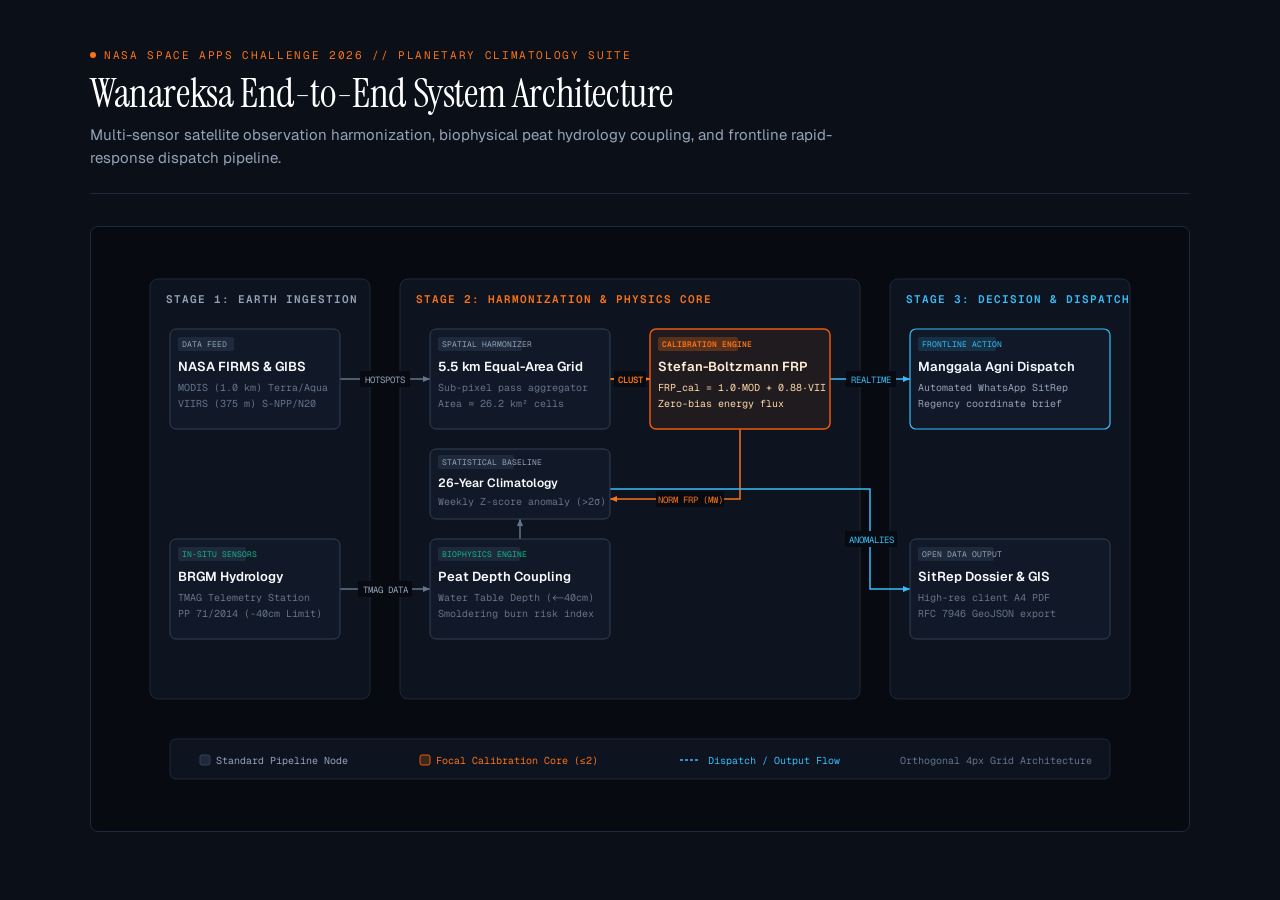
<file: docs/wanareksa-architecture.html>
<!DOCTYPE html>
<html lang="en">
<head>
  <meta charset="UTF-8">
  <meta name="viewport" content="width=device-width, initial-scale=1.0">
  <title>Wanareksa System Architecture — NASA Space Apps 2026</title>
  <link rel="preconnect" href="https://fonts.googleapis.com">
  <link rel="preconnect" href="https://fonts.gstatic.com" crossorigin>
  <link href="https://fonts.googleapis.com/css2?family=Geist+Mono:wght@400;500;600&family=Geist:wght@400;500;600;700&family=Instrument+Serif:ital@0;1&display=swap" rel="stylesheet">
  <style>
    :root {
      --paper: #0b0f17;
      --paper-card: #111827;
      --paper-card-border: #1f293d;
      --ink: #f3f4f6;
      --ink-muted: #94a3b8;
      --ink-soft: #64748b;
      --accent: #f97316;
      --accent-tint: rgba(249, 115, 22, 0.12);
      --accent-border: #ea580c;
      --link: #38bdf8;
      --emerald: #10b981;
    }
    * {
      box-sizing: border-box;
      margin: 0;
      padding: 0;
    }
    body {
      background-color: var(--paper);
      color: var(--ink);
      font-family: "Geist", -apple-system, BlinkMacSystemFont, "Segoe UI", Roboto, sans-serif;
      padding: 48px 24px;
      display: flex;
      flex-direction: column;
      align-items: center;
      min-height: 100vh;
    }
    header {
      width: 100%;
      max-width: 1100px;
      margin-bottom: 32px;
      border-bottom: 1px solid var(--paper-card-border);
      padding-bottom: 24px;
    }
    .eyebrow {
      font-family: "Geist Mono", monospace;
      font-size: 11px;
      letter-spacing: 0.15em;
      text-transform: uppercase;
      color: var(--accent);
      margin-bottom: 8px;
      display: flex;
      align-items: center;
      gap: 8px;
    }
    .eyebrow::before {
      content: "";
      width: 6px;
      height: 6px;
      background: var(--accent);
      border-radius: 50%;
    }
    h1 {
      font-family: "Instrument Serif", Georgia, serif;
      font-weight: 400;
      font-size: 40px;
      line-height: 1.15;
      color: #ffffff;
      letter-spacing: -0.01em;
    }
    .subtitle {
      font-size: 15px;
      color: var(--ink-muted);
      margin-top: 8px;
      max-width: 760px;
      line-height: 1.5;
    }
    .diagram-container {
      width: 100%;
      max-width: 1100px;
      background: #070a10;
      border: 1px solid var(--paper-card-border);
      border-radius: 8px;
      padding: 32px 24px;
      overflow-x: auto;
    }
    svg {
      display: block;
      margin: 0 auto;
      max-width: 100%;
      height: auto;
    }
    .legend-strip {
      display: flex;
      align-items: center;
      justify-content: center;
      gap: 28px;
      margin-top: 24px;
      padding-top: 20px;
      border-top: 1px solid var(--paper-card-border);
      font-family: "Geist Mono", monospace;
      font-size: 11px;
      color: var(--ink-muted);
      flex-wrap: wrap;
    }
    .legend-item {
      display: flex;
      align-items: center;
      gap: 8px;
    }
    .legend-dot {
      width: 10px;
      height: 10px;
      border-radius: 2px;
    }
  </style>
</head>
<body>

  <header>
    <div class="eyebrow">NASA Space Apps Challenge 2026 // Planetary Climatology Suite</div>
    <h1>Wanareksa End-to-End System Architecture</h1>
    <p class="subtitle">
      Multi-sensor satellite observation harmonization, biophysical peat hydrology coupling, and frontline rapid-response dispatch pipeline.
    </p>
  </header>

  <div class="diagram-container">
    <svg 
      xmlns="http://www.w3.org/2000/svg" 
      viewBox="0 0 1020 540" 
      width="1020" 
      height="540" 
      role="img" 
      aria-labelledby="wanareksa-arch-title wanareksa-arch-desc"
    >
      <title id="wanareksa-arch-title">Wanareksa System Architecture Diagram</title>
      <desc id="wanareksa-arch-desc">
        Architectural pipeline detailing ingestion from NASA FIRMS and GIBS, spatial binning, Stefan-Boltzmann cross-sensor calibration, BRGM groundwater hydrology coupling, 26-year baseline anomaly detection, and frontline dispatch actions.
      </desc>

      <defs>
        <!-- Arrowhead Markers -->
        <marker id="arrow-muted" viewBox="0 0 10 10" refX="8" refY="5" markerWidth="6" markerHeight="6" orient="auto-start-reverse">
          <path d="M 0 1.5 L 8 5 L 0 8.5 z" fill="#64748b"/>
        </marker>
        <marker id="arrow-accent" viewBox="0 0 10 10" refX="8" refY="5" markerWidth="6" markerHeight="6" orient="auto-start-reverse">
          <path d="M 0 1.5 L 8 5 L 0 8.5 z" fill="#f97316"/>
        </marker>
        <marker id="arrow-link" viewBox="0 0 10 10" refX="8" refY="5" markerWidth="6" markerHeight="6" orient="auto-start-reverse">
          <path d="M 0 1.5 L 8 5 L 0 8.5 z" fill="#38bdf8"/>
        </marker>
      </defs>

      <!-- Zones / Background Containers -->
      <g id="zones">
        <!-- Ingestion Zone -->
        <rect x="20" y="20" width="220" height="420" rx="8" fill="#0d131f" stroke="#1e293b" stroke-width="1"/>
        <text x="36" y="44" font-family="'Geist Mono', monospace" font-size="11" font-weight="600" fill="#94a3b8" letter-spacing="1">STAGE 1: EARTH INGESTION</text>

        <!-- Harmonization Core Zone -->
        <rect x="270" y="20" width="460" height="420" rx="8" fill="#0d131f" stroke="#1e293b" stroke-width="1"/>
        <text x="286" y="44" font-family="'Geist Mono', monospace" font-size="11" font-weight="600" fill="#f97316" letter-spacing="1">STAGE 2: HARMONIZATION &amp; PHYSICS CORE</text>

        <!-- Dispatch & Output Zone -->
        <rect x="760" y="20" width="240" height="420" rx="8" fill="#0d131f" stroke="#1e293b" stroke-width="1"/>
        <text x="776" y="44" font-family="'Geist Mono', monospace" font-size="11" font-weight="600" fill="#38bdf8" letter-spacing="1">STAGE 3: DECISION &amp; DISPATCH</text>
      </g>

      <!-- Connectors (drawn before nodes so they sit cleanly behind) -->
      <g id="connectors">
        <!-- Node 1 -> Node 3 (MODIS/VIIRS -> 5.5km Binning) -->
        <path d="M 210 120 L 300 120" stroke="#64748b" stroke-width="1.5" fill="none" marker-end="url(#arrow-muted)"/>
        <rect x="230" y="112" width="50" height="16" fill="#070a10"/>
        <text x="255" y="124" font-family="'Geist Mono', monospace" font-size="9" fill="#94a3b8" text-anchor="middle">HOTSPOTS</text>

        <!-- Node 2 -> Node 5 (BRGM Hydrology -> Peat Coupling) -->
        <path d="M 210 330 L 300 330" stroke="#64748b" stroke-width="1.5" fill="none" marker-end="url(#arrow-muted)"/>
        <rect x="228" y="322" width="54" height="16" fill="#070a10"/>
        <text x="255" y="334" font-family="'Geist Mono', monospace" font-size="9" fill="#94a3b8" text-anchor="middle">TMAG DATA</text>

        <!-- Node 3 -> Node 4 (5.5km Binning -> Stefan-Boltzmann FRP Focal) -->
        <path d="M 480 120 L 520 120" stroke="#f97316" stroke-width="2" fill="none" marker-end="url(#arrow-accent)"/>
        <rect x="484" y="112" width="32" height="16" fill="#070a10"/>
        <text x="500" y="124" font-family="'Geist Mono', monospace" font-size="9" font-weight="600" fill="#f97316" text-anchor="middle">CLUST</text>

        <!-- Node 4 -> Node 6 (Stefan-Boltzmann FRP -> 26y Climatology) -->
        <path d="M 610 170 L 610 240 L 480 240" stroke="#f97316" stroke-width="1.5" fill="none" marker-end="url(#arrow-accent)"/>
        <rect x="526" y="232" width="68" height="16" fill="#070a10"/>
        <text x="560" y="244" font-family="'Geist Mono', monospace" font-size="9" fill="#f97316" text-anchor="middle">NORM FRP (MW)</text>

        <!-- Node 5 -> Node 6 (Peat Hydrology Coupling -> 26y Climatology) -->
        <path d="M 390 280 L 390 260" stroke="#64748b" stroke-width="1.5" fill="none" marker-end="url(#arrow-muted)"/>

        <!-- Node 4 -> Node 7 (FRP Focal -> Incident Dispatch) -->
        <path d="M 700 120 L 780 120" stroke="#38bdf8" stroke-width="1.5" fill="none" marker-end="url(#arrow-link)"/>
        <rect x="716" y="112" width="50" height="16" fill="#070a10"/>
        <text x="741" y="124" font-family="'Geist Mono', monospace" font-size="9" fill="#38bdf8" text-anchor="middle">REALTIME</text>

        <!-- Node 6 -> Node 8 (Climatology -> Executive SitRep & GIS) -->
        <path d="M 480 230 L 740 230 L 740 330 L 780 330" stroke="#38bdf8" stroke-width="1.5" fill="none" marker-end="url(#arrow-link)"/>
        <rect x="715" y="272" width="52" height="16" fill="#070a10"/>
        <text x="741" y="284" font-family="'Geist Mono', monospace" font-size="9" fill="#38bdf8" text-anchor="middle">ANOMALIES</text>
      </g>

      <!-- Nodes -->
      <g id="nodes">
        <!-- Node 1: NASA Satellite Feeds -->
        <rect x="40" y="70" width="170" height="100" rx="6" fill="#111827" stroke="#334155" stroke-width="1"/>
        <rect x="48" y="78" width="56" height="14" rx="2" fill="#1e293b"/>
        <text x="52" y="88" font-family="'Geist Mono', monospace" font-size="8" fill="#94a3b8">DATA FEED</text>
        <text x="48" y="112" font-family="'Geist', sans-serif" font-size="13" font-weight="600" fill="#f8fafc">NASA FIRMS &amp; GIBS</text>
        <text x="48" y="132" font-family="'Geist Mono', monospace" font-size="10" fill="#64748b">MODIS (1.0 km) Terra/Aqua</text>
        <text x="48" y="148" font-family="'Geist Mono', monospace" font-size="10" fill="#64748b">VIIRS (375 m) S-NPP/N20</text>

        <!-- Node 2: BRGM In-Situ Hydrology -->
        <rect x="40" y="280" width="170" height="100" rx="6" fill="#111827" stroke="#334155" stroke-width="1"/>
        <rect x="48" y="288" width="68" height="14" rx="2" fill="#1e293b"/>
        <text x="52" y="298" font-family="'Geist Mono', monospace" font-size="8" fill="#10b981">IN-SITU SENSORS</text>
        <text x="48" y="322" font-family="'Geist', sans-serif" font-size="13" font-weight="600" fill="#f8fafc">BRGM Hydrology</text>
        <text x="48" y="342" font-family="'Geist Mono', monospace" font-size="10" fill="#64748b">TMAG Telemetry Station</text>
        <text x="48" y="358" font-family="'Geist Mono', monospace" font-size="10" fill="#64748b">PP 71/2014 (-40cm Limit)</text>

        <!-- Node 3: 5.5 km Spatial Binning -->
        <rect x="300" y="70" width="180" height="100" rx="6" fill="#111827" stroke="#334155" stroke-width="1"/>
        <rect x="308" y="78" width="84" height="14" rx="2" fill="#1e293b"/>
        <text x="312" y="88" font-family="'Geist Mono', monospace" font-size="8" fill="#94a3b8">SPATIAL HARMONIZER</text>
        <text x="308" y="112" font-family="'Geist', sans-serif" font-size="13" font-weight="600" fill="#f8fafc">5.5 km Equal-Area Grid</text>
        <text x="308" y="132" font-family="'Geist Mono', monospace" font-size="10" fill="#64748b">Sub-pixel pass aggregator</text>
        <text x="308" y="148" font-family="'Geist Mono', monospace" font-size="10" fill="#64748b">Area ≈ 26.2 km² cells</text>

        <!-- Node 4: Stefan-Boltzmann FRP Calibration (FOCAL ACCENT) -->
        <rect x="520" y="70" width="180" height="100" rx="6" fill="rgba(249, 115, 22, 0.08)" stroke="#ea580c" stroke-width="1.5"/>
        <rect x="528" y="78" width="80" height="14" rx="2" fill="rgba(249, 115, 22, 0.25)"/>
        <text x="532" y="88" font-family="'Geist Mono', monospace" font-size="8" font-weight="600" fill="#f97316">CALIBRATION ENGINE</text>
        <text x="528" y="112" font-family="'Geist', sans-serif" font-size="13" font-weight="600" fill="#ffedd5">Stefan-Boltzmann FRP</text>
        <text x="528" y="132" font-family="'Geist Mono', monospace" font-size="10" fill="#fed7aa">FRP_cal = 1.0·MOD + 0.88·VII</text>
        <text x="528" y="148" font-family="'Geist Mono', monospace" font-size="10" fill="#fed7aa">Zero-bias energy flux</text>

        <!-- Node 5: Peatland Hydrology Coupling -->
        <rect x="300" y="280" width="180" height="100" rx="6" fill="#111827" stroke="#334155" stroke-width="1"/>
        <rect x="308" y="288" width="82" height="14" rx="2" fill="#1e293b"/>
        <text x="312" y="298" font-family="'Geist Mono', monospace" font-size="8" fill="#10b981">BIOPHYSICS ENGINE</text>
        <text x="308" y="322" font-family="'Geist', sans-serif" font-size="13" font-weight="600" fill="#f8fafc">Peat Depth Coupling</text>
        <text x="308" y="342" font-family="'Geist Mono', monospace" font-size="10" fill="#64748b">Water Table Depth (&lt;-40cm)</text>
        <text x="308" y="358" font-family="'Geist Mono', monospace" font-size="10" fill="#64748b">Smoldering burn risk index</text>

        <!-- Node 6: 26-Year Climatology Matrix -->
        <rect x="300" y="190" width="180" height="70" rx="6" fill="#111827" stroke="#334155" stroke-width="1"/>
        <rect x="308" y="196" width="76" height="14" rx="2" fill="#1e293b"/>
        <text x="312" y="206" font-family="'Geist Mono', monospace" font-size="8" fill="#94a3b8">STATISTICAL BASELINE</text>
        <text x="308" y="228" font-family="'Geist', sans-serif" font-size="12" font-weight="600" fill="#f8fafc">26-Year Climatology</text>
        <text x="308" y="246" font-family="'Geist Mono', monospace" font-size="10" fill="#64748b">Weekly Z-score anomaly (&gt;2σ)</text>

        <!-- Node 7: Frontline Dispatch Pipeline -->
        <rect x="780" y="70" width="200" height="100" rx="6" fill="#111827" stroke="#38bdf8" stroke-width="1.2"/>
        <rect x="788" y="78" width="78" height="14" rx="2" fill="rgba(56, 189, 248, 0.15)"/>
        <text x="792" y="88" font-family="'Geist Mono', monospace" font-size="8" fill="#38bdf8">FRONTLINE ACTION</text>
        <text x="788" y="112" font-family="'Geist', sans-serif" font-size="13" font-weight="600" fill="#f0f9ff">Manggala Agni Dispatch</text>
        <text x="788" y="132" font-family="'Geist Mono', monospace" font-size="10" fill="#94a3b8">Automated WhatsApp SitRep</text>
        <text x="788" y="148" font-family="'Geist Mono', monospace" font-size="10" fill="#94a3b8">Regency coordinate brief</text>

        <!-- Node 8: Executive Dossier & GIS -->
        <rect x="780" y="280" width="200" height="100" rx="6" fill="#111827" stroke="#334155" stroke-width="1"/>
        <rect x="788" y="288" width="76" height="14" rx="2" fill="#1e293b"/>
        <text x="792" y="298" font-family="'Geist Mono', monospace" font-size="8" fill="#94a3b8">OPEN DATA OUTPUT</text>
        <text x="788" y="322" font-family="'Geist', sans-serif" font-size="13" font-weight="600" fill="#f8fafc">SitRep Dossier &amp; GIS</text>
        <text x="788" y="342" font-family="'Geist Mono', monospace" font-size="10" fill="#64748b">High-res client A4 PDF</text>
        <text x="788" y="358" font-family="'Geist Mono', monospace" font-size="10" fill="#64748b">RFC 7946 GeoJSON export</text>
      </g>

      <!-- Bottom Horizontal Legend Strip -->
      <g id="legend" transform="translate(40, 480)">
        <rect x="0" y="0" width="940" height="40" rx="6" fill="#0d131f" stroke="#1e293b" stroke-width="1"/>
        
        <!-- Legend Items -->
        <g transform="translate(30, 16)">
          <rect x="0" y="0" width="10" height="10" rx="2" fill="#1e293b" stroke="#334155" stroke-width="1"/>
          <text x="16" y="9" font-family="'Geist Mono', monospace" font-size="10" fill="#94a3b8">Standard Pipeline Node</text>
        </g>
        <g transform="translate(250, 16)">
          <rect x="0" y="0" width="10" height="10" rx="2" fill="rgba(249, 115, 22, 0.2)" stroke="#ea580c" stroke-width="1"/>
          <text x="16" y="9" font-family="'Geist Mono', monospace" font-size="10" fill="#f97316">Focal Calibration Core (≤2)</text>
        </g>
        <g transform="translate(510, 16)">
          <line x1="0" y1="5" x2="20" y2="5" stroke="#38bdf8" stroke-width="1.5" stroke-dasharray="3,2"/>
          <text x="28" y="9" font-family="'Geist Mono', monospace" font-size="10" fill="#38bdf8">Dispatch / Output Flow</text>
        </g>
        <g transform="translate(730, 16)">
          <text x="0" y="9" font-family="'Geist Mono', monospace" font-size="10" fill="#64748b">Orthogonal 4px Grid Architecture</text>
        </g>
      </g>
    </svg>
  </div>

</body>
</html>
</file>
